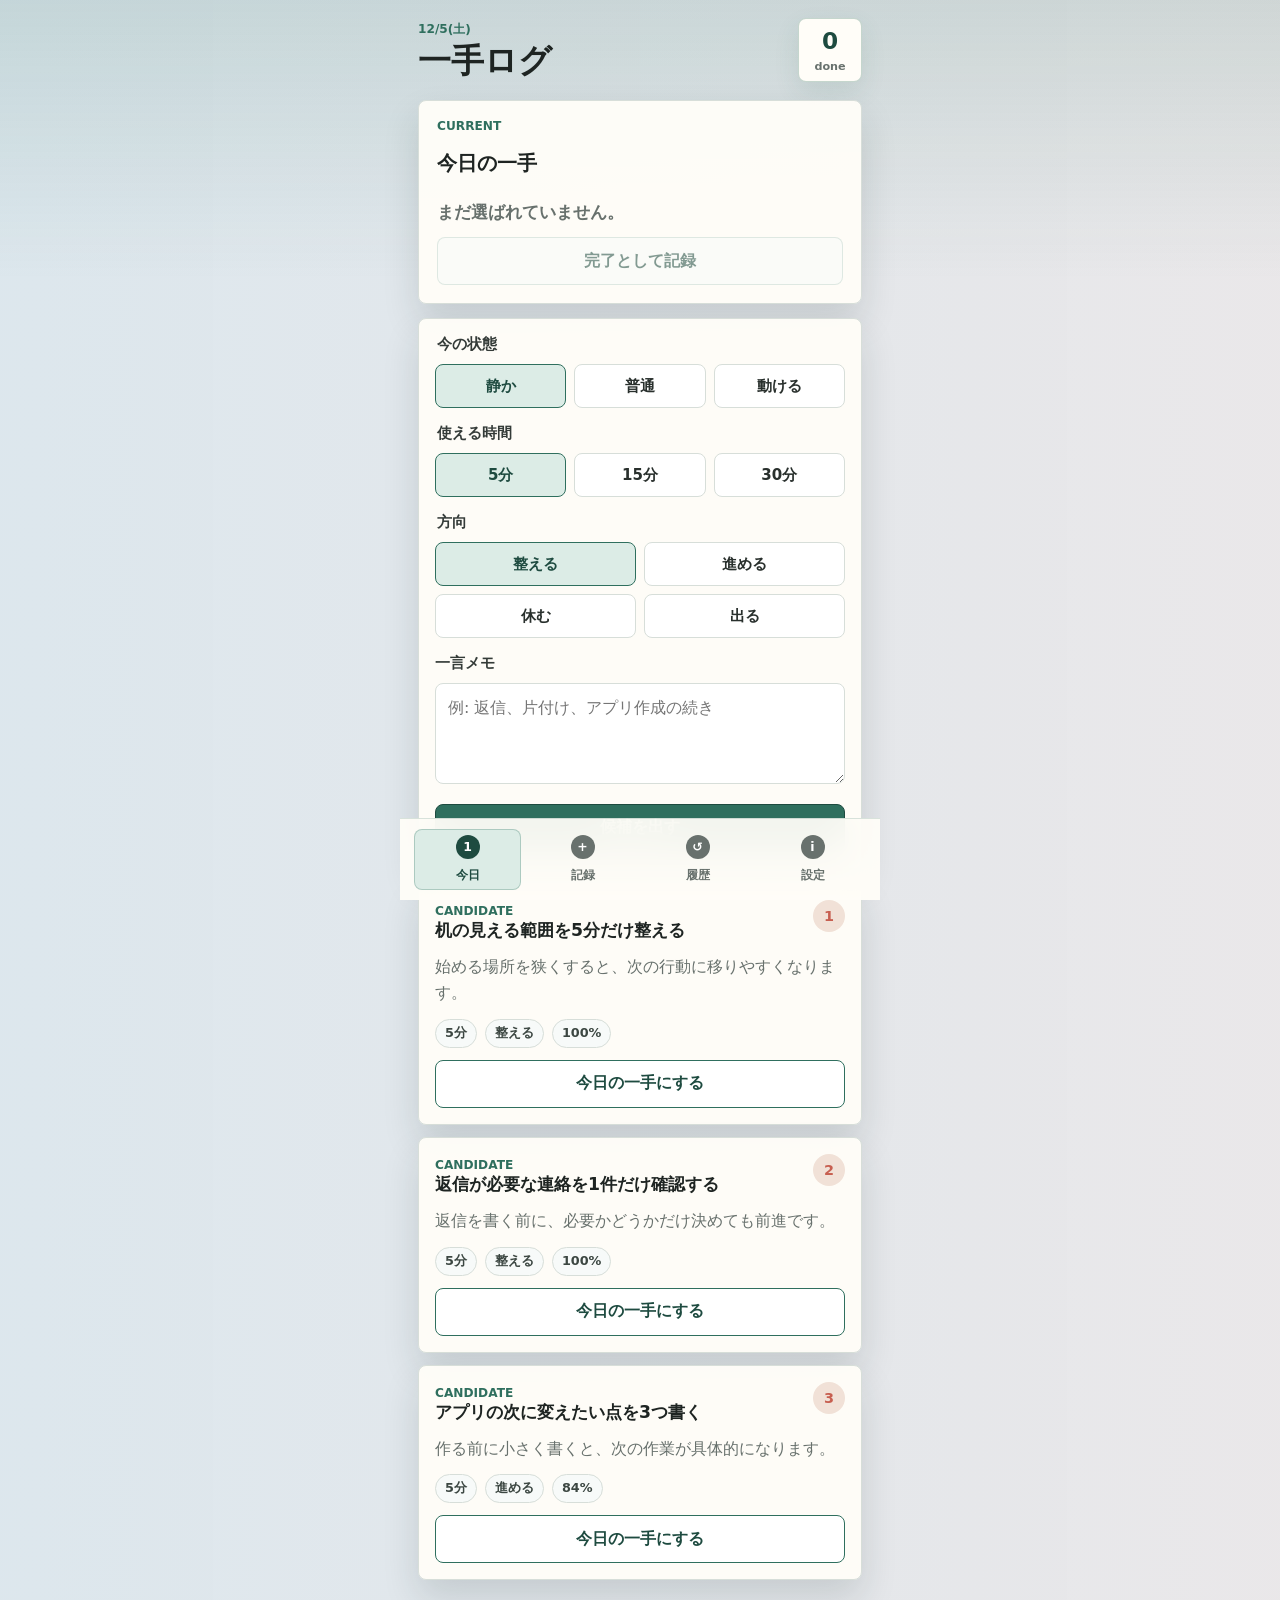
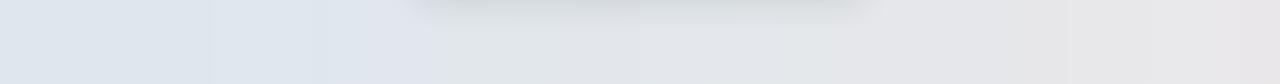
<file: index.html>
<!doctype html>
<html lang="ja">
  <head>
    <meta charset="utf-8" />
    <meta name="viewport" content="width=device-width, initial-scale=1, viewport-fit=cover" />
    <meta name="theme-color" content="#2f6f5e" />
    <meta name="apple-mobile-web-app-capable" content="yes" />
    <meta name="apple-mobile-web-app-title" content="一手ログ" />
    <meta name="apple-mobile-web-app-status-bar-style" content="black-translucent" />
    <title>一手ログ</title>
    <link rel="manifest" href="./manifest.webmanifest" />
    <link rel="apple-touch-icon" href="./icons/icon-180.png" />
    <link rel="icon" href="./icons/icon.svg" type="image/svg+xml" />
    <link rel="stylesheet" href="./styles.css" />
  </head>
  <body>
    <div class="phone-app">
      <header class="top-bar">
        <div>
          <p id="today-label" class="date-label">今日</p>
          <h1>一手ログ</h1>
        </div>
        <div class="count-badge" aria-label="今日の記録数">
          <span id="today-count">0</span>
          <small>done</small>
        </div>
      </header>

      <main>
        <section id="view-today" class="view active" aria-labelledby="today-title">
          <div class="focus-panel">
            <span class="section-kicker">Current</span>
            <h2 id="today-title">今日の一手</h2>
            <p id="focus-action">まだ選ばれていません。</p>
            <button id="complete-focus" class="full-button subtle" type="button" disabled>
              完了として記録
            </button>
          </div>

          <form id="picker-form" class="stacked-form">
            <fieldset>
              <legend>今の状態</legend>
              <div class="chip-row three">
                <label>
                  <input type="radio" name="energy" value="quiet" checked />
                  <span>静か</span>
                </label>
                <label>
                  <input type="radio" name="energy" value="steady" />
                  <span>普通</span>
                </label>
                <label>
                  <input type="radio" name="energy" value="active" />
                  <span>動ける</span>
                </label>
              </div>
            </fieldset>

            <fieldset>
              <legend>使える時間</legend>
              <div class="chip-row three">
                <label>
                  <input type="radio" name="minutes" value="5" checked />
                  <span>5分</span>
                </label>
                <label>
                  <input type="radio" name="minutes" value="15" />
                  <span>15分</span>
                </label>
                <label>
                  <input type="radio" name="minutes" value="30" />
                  <span>30分</span>
                </label>
              </div>
            </fieldset>

            <fieldset>
              <legend>方向</legend>
              <div class="chip-row two">
                <label>
                  <input type="radio" name="mode" value="clear" checked />
                  <span>整える</span>
                </label>
                <label>
                  <input type="radio" name="mode" value="move" />
                  <span>進める</span>
                </label>
                <label>
                  <input type="radio" name="mode" value="rest" />
                  <span>休む</span>
                </label>
                <label>
                  <input type="radio" name="mode" value="outside" />
                  <span>出る</span>
                </label>
              </div>
            </fieldset>

            <label class="note-label">
              <span>一言メモ</span>
              <textarea
                id="context-note"
                rows="3"
                maxlength="100"
                placeholder="例: 返信、片付け、アプリ作成の続き"
              ></textarea>
            </label>

            <button class="full-button primary" type="submit">候補を出す</button>
          </form>

          <div id="suggestion-list" class="suggestion-list"></div>
        </section>

        <section id="view-record" class="view" aria-labelledby="record-title">
          <div class="section-heading">
            <span class="section-kicker">Quick log</span>
            <h2 id="record-title">完了を残す</h2>
          </div>

          <form id="record-form" class="stacked-form">
            <label class="note-label">
              <span>やったこと</span>
              <input id="custom-title" type="text" maxlength="40" placeholder="例: メールを1件返信した" />
            </label>
            <label class="note-label">
              <span>短いメモ</span>
              <textarea id="custom-note" rows="3" maxlength="100" placeholder="例: 10分で完了"></textarea>
            </label>
            <button class="full-button primary" type="submit">記録する</button>
          </form>

          <div class="today-log">
            <div class="section-heading compact">
              <span class="section-kicker">Today</span>
              <h2>今日の記録</h2>
            </div>
            <div id="today-log-list" class="log-list"></div>
          </div>
        </section>

        <section id="view-history" class="view" aria-labelledby="history-title">
          <div class="section-heading">
            <span class="section-kicker">History</span>
            <h2 id="history-title">履歴</h2>
          </div>
          <div class="stats-grid">
            <div>
              <strong id="total-count">0</strong>
              <span>総記録</span>
            </div>
            <div>
              <strong id="last-date">-</strong>
              <span>直近</span>
            </div>
          </div>
          <div id="history-list" class="log-list history"></div>
        </section>

        <section id="view-settings" class="view" aria-labelledby="settings-title">
          <div class="section-heading">
            <span class="section-kicker">Standalone</span>
            <h2 id="settings-title">単独運用</h2>
          </div>

          <div class="standalone-panel">
            <div class="status-grid">
              <div>
                <strong>端末内保存</strong>
                <span>記録と今日の一手は、このブラウザ内に保存します。</span>
              </div>
              <div>
                <strong>外部連携なし</strong>
                <span>Mac、Codex、ログイン、サーバー更新は不要です。</span>
              </div>
              <div>
                <strong>PWA対応</strong>
                <span>HTTPS公開時はホーム画面追加とオフライン表示に対応します。</span>
              </div>
            </div>
          </div>

          <div class="standalone-panel">
            <div class="section-heading compact">
              <span class="section-kicker">Backup</span>
              <h2>バックアップ</h2>
            </div>
            <p class="helper-text">
              iPhone単独で使う場合に備えて、記録をJSONとして書き出し、必要なときに貼り戻せます。
            </p>
            <div class="button-row">
              <button id="export-data" class="full-button subtle" type="button">書き出す</button>
              <button id="copy-backup" class="full-button subtle" type="button">コピー</button>
            </div>
            <label class="note-label">
              <span>バックアップJSON</span>
              <textarea id="backup-text" rows="7" placeholder="ここにバックアップが表示されます。復元するときはJSONを貼り付けます。"></textarea>
            </label>
            <button id="import-data" class="full-button primary" type="button">貼り付けた内容で復元</button>
            <p id="backup-status" class="helper-text" aria-live="polite"></p>
          </div>
        </section>
      </main>

      <nav class="bottom-nav" aria-label="画面切り替え">
        <button class="nav-button active" type="button" data-view="today" aria-label="今日">
          <span class="nav-icon">1</span>
          <span>今日</span>
        </button>
        <button class="nav-button" type="button" data-view="record" aria-label="記録">
          <span class="nav-icon">+</span>
          <span>記録</span>
        </button>
        <button class="nav-button" type="button" data-view="history" aria-label="履歴">
          <span class="nav-icon">↺</span>
          <span>履歴</span>
        </button>
        <button class="nav-button" type="button" data-view="settings" aria-label="設定">
          <span class="nav-icon">i</span>
          <span>設定</span>
        </button>
      </nav>
    </div>

    <script src="./app.js"></script>
  </body>
</html>
</file>
<file: styles.css>
:root {
  color-scheme: light;
  --bg: #edf3f6;
  --surface: #fffdf8;
  --surface-strong: #ffffff;
  --ink: #1e2422;
  --muted: #68716d;
  --line: #d7ded9;
  --green: #2f6f5e;
  --green-dark: #1e4b40;
  --green-soft: #dcece6;
  --coral: #c75f50;
  --blue: #346f92;
  --amber: #b17a2c;
  --shadow: 0 18px 36px rgba(24, 42, 40, 0.14);
  --nav-height: 82px;
}

* {
  box-sizing: border-box;
}

html {
  min-height: 100%;
  background: var(--bg);
}

body {
  min-height: 100%;
  margin: 0;
  background:
    linear-gradient(180deg, rgba(47, 111, 94, 0.14), transparent 280px),
    linear-gradient(90deg, rgba(52, 111, 146, 0.09), rgba(199, 95, 80, 0.08)),
    var(--bg);
  color: var(--ink);
  font-family:
    "Hiragino Sans", "Yu Gothic", "YuGothic", "Meiryo", system-ui, sans-serif;
}

button,
input,
textarea {
  font: inherit;
}

button {
  cursor: pointer;
  -webkit-tap-highlight-color: transparent;
}

input,
textarea {
  width: 100%;
}

.phone-app {
  min-height: 100vh;
  max-width: 480px;
  margin: 0 auto;
  padding:
    calc(18px + env(safe-area-inset-top))
    14px
    calc(var(--nav-height) + 22px + env(safe-area-inset-bottom));
}

.top-bar {
  display: flex;
  align-items: center;
  justify-content: space-between;
  gap: 16px;
  margin-bottom: 18px;
}

.date-label,
.section-kicker {
  margin: 0 0 6px;
  color: var(--green);
  font-size: 0.76rem;
  font-weight: 800;
  letter-spacing: 0;
  text-transform: uppercase;
}

h1,
h2,
p {
  margin-top: 0;
}

h1 {
  margin-bottom: 0;
  font-size: 2.05rem;
  line-height: 1.06;
  letter-spacing: 0;
}

h2 {
  margin-bottom: 10px;
  font-size: 1.28rem;
  line-height: 1.25;
  letter-spacing: 0;
}

.count-badge {
  display: grid;
  width: 64px;
  height: 64px;
  place-items: center;
  border: 1px solid rgba(47, 111, 94, 0.28);
  border-radius: 8px;
  background: var(--surface);
  box-shadow: 0 10px 24px rgba(47, 111, 94, 0.12);
}

.count-badge span {
  margin-bottom: -10px;
  color: var(--green-dark);
  font-size: 1.45rem;
  font-weight: 900;
}

.count-badge small {
  color: var(--muted);
  font-size: 0.7rem;
  font-weight: 800;
}

.view {
  display: none;
  gap: 14px;
}

.view.active {
  display: grid;
}

.focus-panel,
.stacked-form,
.section-heading,
.today-log,
.stats-grid,
.standalone-panel,
.suggestion-card,
.log-card,
.empty-state {
  border: 1px solid var(--line);
  border-radius: 8px;
  background: rgba(255, 253, 248, 0.96);
  box-shadow: var(--shadow);
}

.focus-panel {
  display: grid;
  gap: 12px;
  padding: 18px;
}

.focus-panel p {
  margin-bottom: 0;
  color: var(--muted);
  font-size: 1.08rem;
  font-weight: 800;
  line-height: 1.55;
}

.stacked-form {
  display: grid;
  gap: 16px;
  padding: 16px;
}

fieldset {
  min-width: 0;
  margin: 0;
  padding: 0;
  border: 0;
}

legend,
.note-label span {
  display: block;
  margin-bottom: 10px;
  color: #343b38;
  font-size: 0.93rem;
  font-weight: 800;
}

.chip-row {
  display: grid;
  gap: 8px;
}

.chip-row.three {
  grid-template-columns: repeat(3, minmax(0, 1fr));
}

.chip-row.two {
  grid-template-columns: repeat(2, minmax(0, 1fr));
}

.chip-row input {
  position: absolute;
  opacity: 0;
  pointer-events: none;
}

.chip-row span {
  display: grid;
  min-height: 44px;
  place-items: center;
  border: 1px solid var(--line);
  border-radius: 8px;
  background: var(--surface-strong);
  color: #29302d;
  font-size: 0.94rem;
  font-weight: 800;
  transition:
    background 160ms ease,
    border-color 160ms ease,
    color 160ms ease,
    transform 160ms ease;
}

.chip-row input:checked + span {
  border-color: var(--green);
  background: var(--green-soft);
  color: var(--green-dark);
}

.chip-row span:active,
.full-button:active,
.nav-button:active,
.select-button:active {
  transform: scale(0.98);
}

.note-label input,
.note-label textarea {
  border: 1px solid var(--line);
  border-radius: 8px;
  padding: 12px;
  background: var(--surface-strong);
  color: var(--ink);
  line-height: 1.55;
}

.note-label textarea {
  resize: vertical;
}

.note-label input:focus,
.note-label textarea:focus,
.chip-row input:focus-visible + span,
button:focus-visible {
  outline: 3px solid rgba(47, 111, 94, 0.24);
  outline-offset: 2px;
}

.full-button,
.select-button {
  display: inline-flex;
  min-height: 48px;
  align-items: center;
  justify-content: center;
  border-radius: 8px;
  font-weight: 900;
}

.full-button {
  width: 100%;
}

.primary {
  border: 1px solid var(--green-dark);
  background: var(--green);
  color: #ffffff;
}

.subtle {
  border: 1px solid rgba(47, 111, 94, 0.25);
  background: #f8fbf9;
  color: var(--green-dark);
}

.subtle:disabled {
  cursor: default;
  opacity: 0.55;
}

.suggestion-list,
.log-list {
  display: grid;
  gap: 12px;
}

.suggestion-card,
.log-card,
.empty-state {
  display: grid;
  gap: 12px;
  padding: 16px;
}

.suggestion-card header,
.log-card header {
  display: flex;
  align-items: start;
  justify-content: space-between;
  gap: 12px;
}

.suggestion-card h3,
.log-card h3 {
  margin: 0;
  font-size: 1.08rem;
  line-height: 1.35;
  letter-spacing: 0;
}

.suggestion-card p,
.log-card p,
.empty-state p {
  margin: 0;
  color: var(--muted);
  line-height: 1.65;
}

.rank {
  display: inline-grid;
  width: 32px;
  height: 32px;
  flex: 0 0 auto;
  place-items: center;
  border-radius: 50%;
  background: #f1e1d7;
  color: var(--coral);
  font-size: 0.9rem;
  font-weight: 900;
}

.meta-row {
  display: flex;
  gap: 8px;
  flex-wrap: wrap;
}

.meta-row span {
  border: 1px solid var(--line);
  border-radius: 999px;
  padding: 5px 9px;
  background: #f7faf9;
  color: #3c4742;
  font-size: 0.8rem;
  font-weight: 800;
}

.select-button {
  border: 1px solid var(--green);
  background: var(--surface-strong);
  color: var(--green-dark);
}

.select-button.selected {
  background: var(--green);
  color: #ffffff;
}

.section-heading,
.today-log {
  padding: 16px;
}

.section-heading.compact {
  padding: 0;
  border: 0;
  background: transparent;
  box-shadow: none;
}

.today-log {
  display: grid;
  gap: 12px;
}

.stats-grid {
  display: grid;
  grid-template-columns: repeat(2, minmax(0, 1fr));
  gap: 10px;
  padding: 14px;
}

.stats-grid div {
  display: grid;
  gap: 4px;
  min-height: 76px;
  align-content: center;
  border-radius: 8px;
  background: #f7faf9;
  text-align: center;
}

.stats-grid strong {
  color: var(--blue);
  font-size: 1.45rem;
  font-weight: 900;
}

.stats-grid span {
  color: var(--muted);
  font-size: 0.8rem;
  font-weight: 800;
}

.standalone-panel {
  display: grid;
  gap: 14px;
  padding: 16px;
}

.status-grid {
  display: grid;
  gap: 10px;
}

.status-grid div {
  display: grid;
  gap: 6px;
  border: 1px solid var(--line);
  border-radius: 8px;
  background: #f7faf9;
  padding: 12px;
}

.status-grid strong {
  color: var(--green-dark);
  font-size: 0.96rem;
  line-height: 1.35;
}

.status-grid span,
.helper-text {
  margin: 0;
  color: var(--muted);
  font-size: 0.86rem;
  font-weight: 750;
  line-height: 1.55;
}

.button-row {
  display: grid;
  grid-template-columns: repeat(2, minmax(0, 1fr));
  gap: 8px;
}

.log-time {
  color: var(--amber);
  font-size: 0.82rem;
  font-weight: 900;
  white-space: nowrap;
}

.bottom-nav {
  position: fixed;
  right: 0;
  bottom: 0;
  left: 0;
  z-index: 10;
  display: grid;
  grid-template-columns: repeat(4, minmax(0, 1fr));
  gap: 8px;
  max-width: 480px;
  height: calc(var(--nav-height) + env(safe-area-inset-bottom));
  margin: 0 auto;
  padding: 10px 14px calc(10px + env(safe-area-inset-bottom));
  border-top: 1px solid rgba(47, 111, 94, 0.18);
  background: rgba(255, 253, 248, 0.94);
  backdrop-filter: blur(18px);
}

.nav-button {
  display: grid;
  min-height: 58px;
  place-items: center;
  border: 1px solid transparent;
  border-radius: 8px;
  background: transparent;
  color: var(--muted);
  font-size: 0.78rem;
  font-weight: 900;
}

.nav-button.active {
  border-color: rgba(47, 111, 94, 0.28);
  background: var(--green-soft);
  color: var(--green-dark);
}

.nav-icon {
  display: grid;
  width: 24px;
  height: 24px;
  place-items: center;
  border-radius: 50%;
  background: var(--muted);
  color: #ffffff;
  font-size: 0.78rem;
  line-height: 1;
}

.nav-button.active .nav-icon {
  background: var(--green-dark);
}

@media (min-width: 520px) {
  .phone-app {
    padding-right: 18px;
    padding-left: 18px;
  }
}

@media (prefers-reduced-motion: reduce) {
  *,
  *::before,
  *::after {
    scroll-behavior: auto !important;
    transition: none !important;
  }
}
</file>
